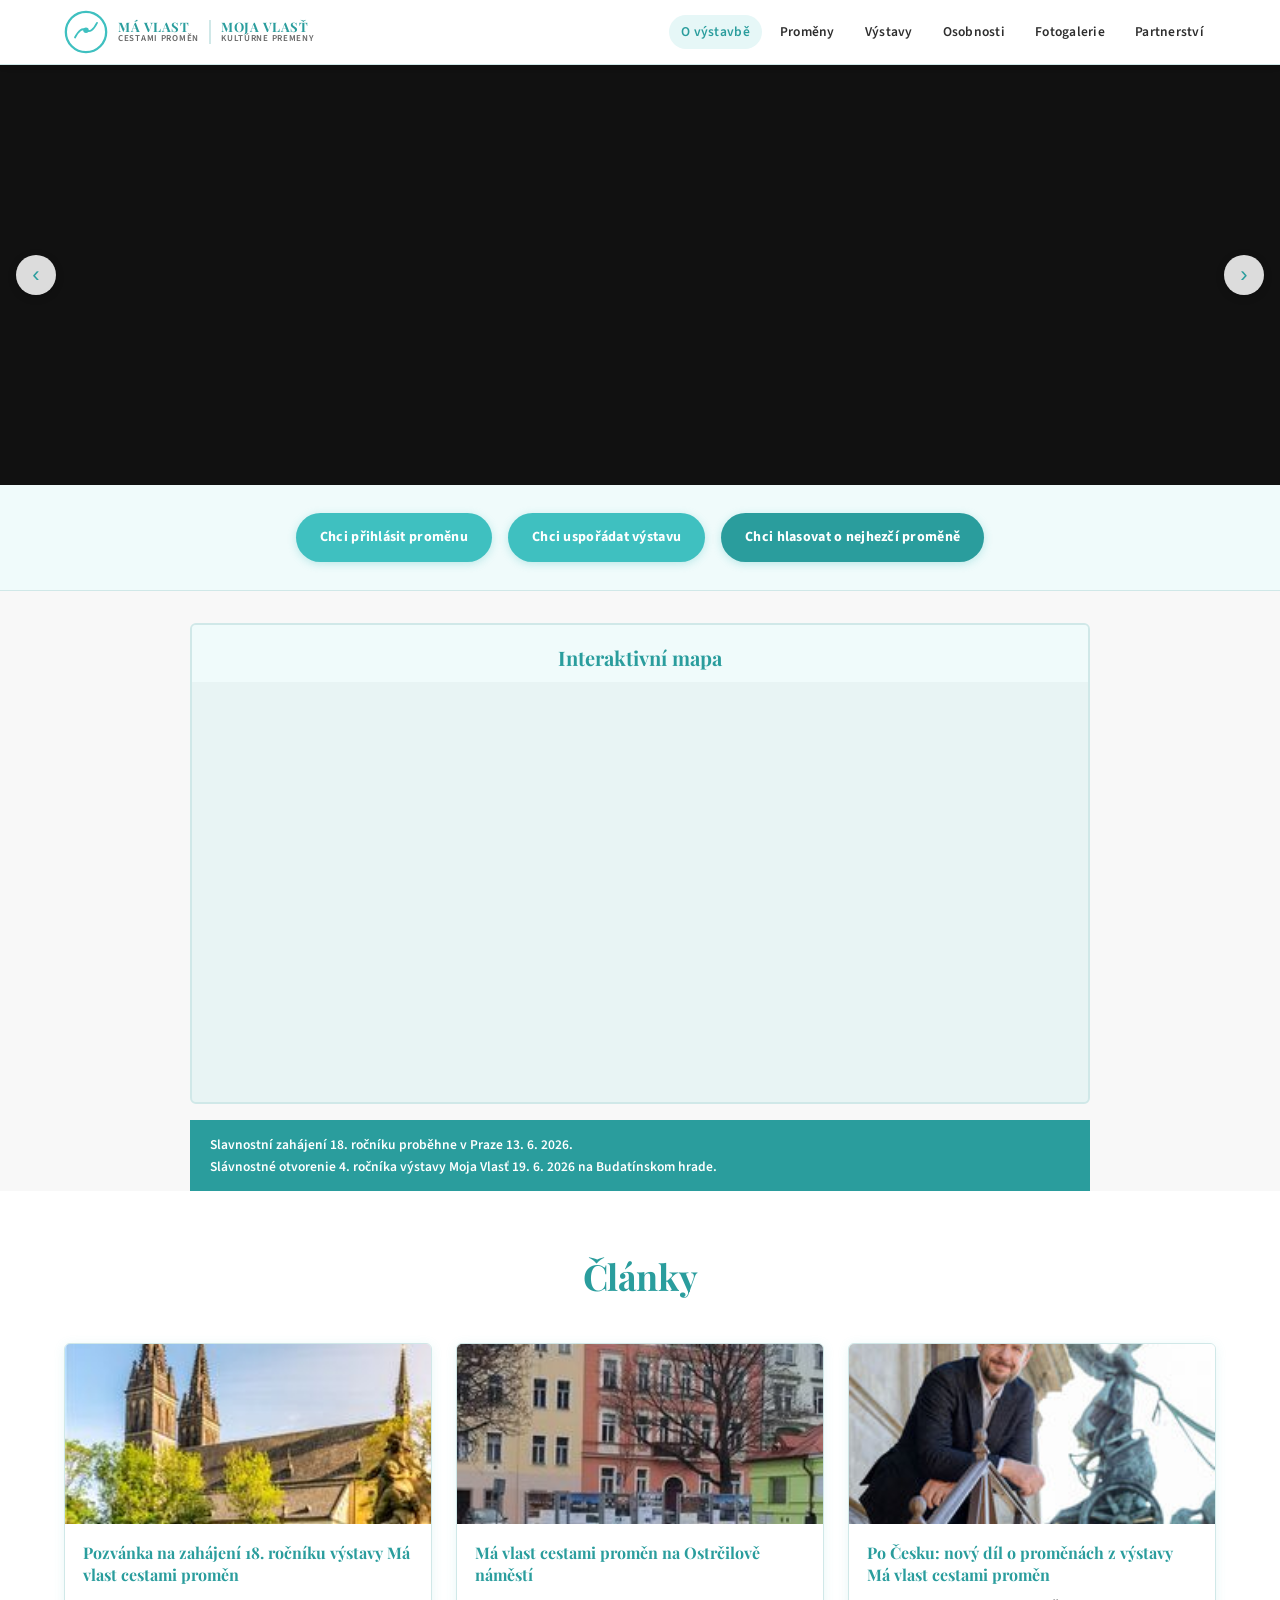
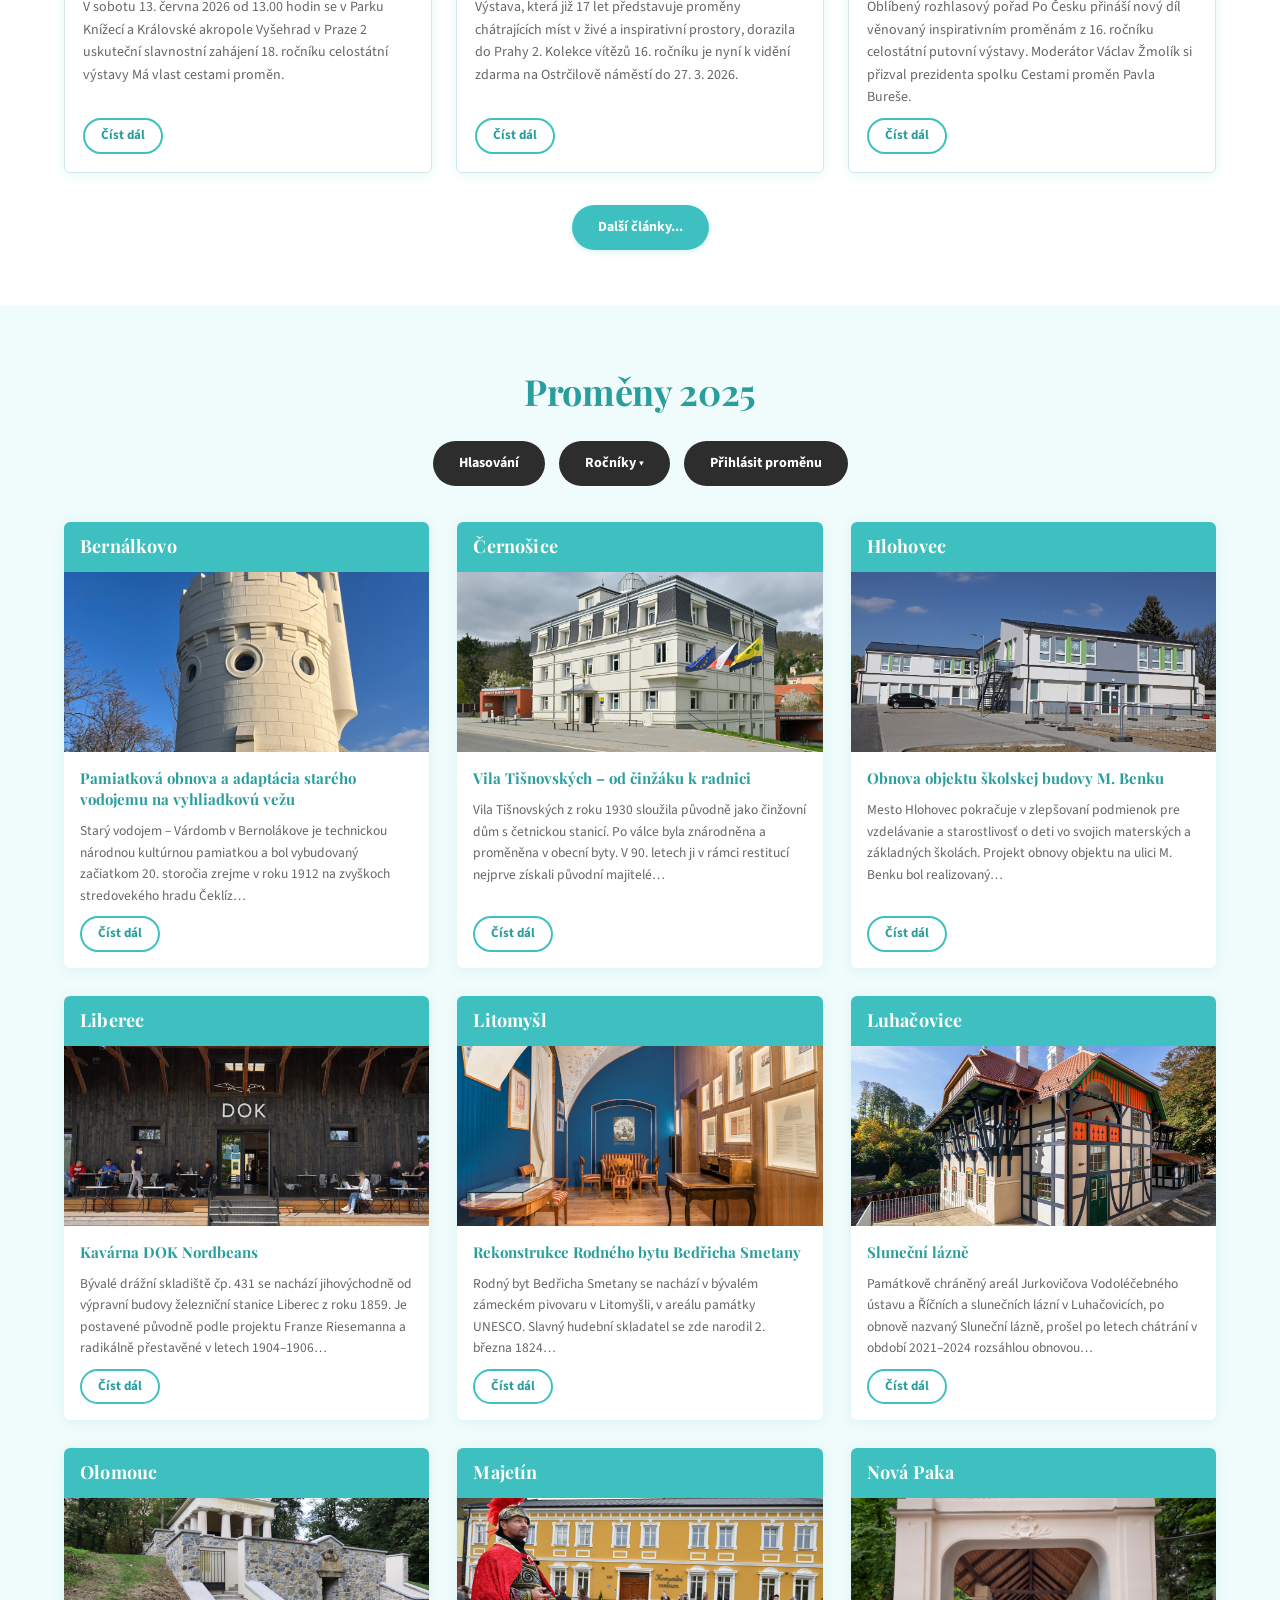
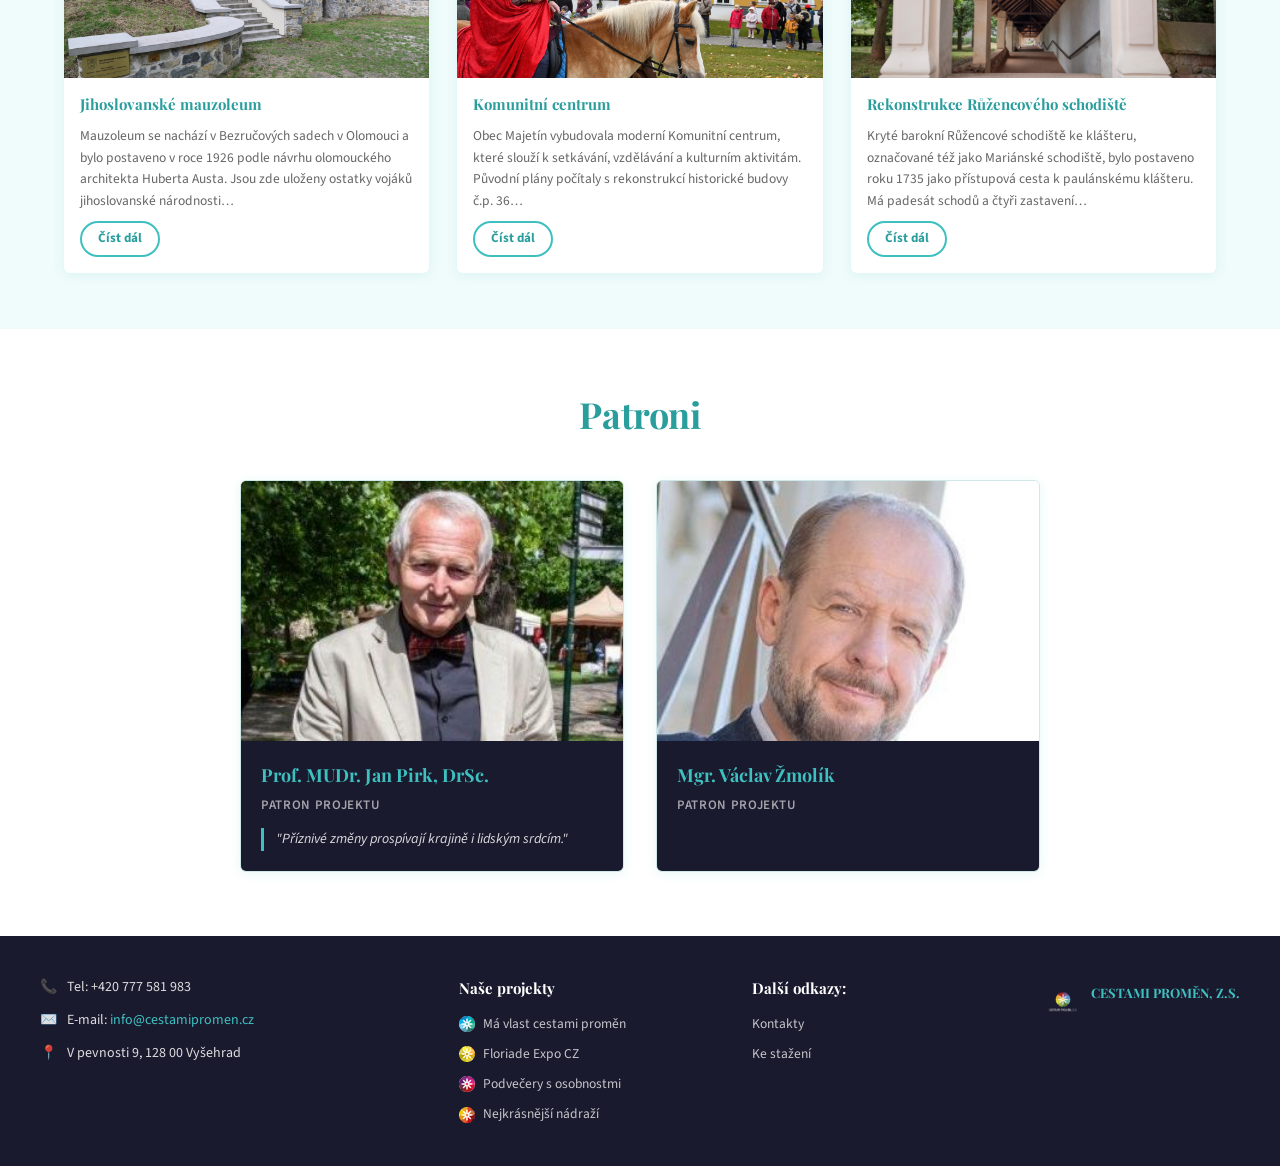
<file: index.html>
<!DOCTYPE html>
<html lang="cs">
<head>
  <meta charset="UTF-8" />
  <meta name="viewport" content="width=device-width, initial-scale=1.0" />
  <title>Má vlast cestami proměn</title>
  <link rel="stylesheet" href="style.css" />
  <link href="https://fonts.googleapis.com/css2?family=Playfair+Display:wght@400;700&family=Source+Sans+3:wght@300;400;600&display=swap" rel="stylesheet" />
</head>
<body>

  <!-- NAVBAR -->
  <header class="navbar">
    <div class="navbar-inner">
      <div class="navbar-logo">
        <div class="logo-icon">
          <svg viewBox="0 0 48 48" fill="none" xmlns="http://www.w3.org/2000/svg">
            <circle cx="24" cy="24" r="22" stroke="var(--teal)" stroke-width="2.5"/>
            <path d="M12 30 Q18 18 24 22 Q30 26 36 14" stroke="var(--teal)" stroke-width="2" fill="none" stroke-linecap="round"/>
            <circle cx="24" cy="22" r="3" fill="var(--teal)"/>
          </svg>
        </div>
        <div class="logo-text">
          <span class="logo-main">MÁ VLAST</span>
          <span class="logo-sub">CESTAMI PROMĚN</span>
        </div>
        <div class="logo-text logo-text-right">
          <span class="logo-main">MOJA VLASŤ</span>
          <span class="logo-sub">KULTÚRNE PREMENY</span>
        </div>
      </div>
      <nav class="navbar-links">
        <a href="index.html" class="active">O výstavbě</a>
        <a href="promeny.html">Proměny</a>
        <a href="#">Výstavy</a>
        <a href="#">Osobnosti</a>
        <a href="#">Fotogalerie</a>
        <a href="#">Partnerství</a>
      </nav>
      <button class="hamburger" id="hamburger" aria-label="Menu">
        <span></span><span></span><span></span>
      </button>
    </div>
    <div class="mobile-menu" id="mobileMenu">
      <a href="index.html">O výstavbě</a>
      <a href="promeny.html">Proměny</a>
      <a href="#">Výstavy</a>
      <a href="#">Osobnosti</a>
      <a href="#">Fotogalerie</a>
      <a href="#">Partnerství</a>
    </div>
  </header>

  <!-- HERO -->
  <section class="hero">
    <div class="hero-slider" id="heroSlider">
      <div class="hero-slide active" style="background-image: url('https://images.unsplash.com/photo-1541849546-216549ae216d?w=1400&q=80')"></div>
      <div class="hero-slide" style="background-image: url('https://images.unsplash.com/photo-1467269204594-9661b134dd2b?w=1400&q=80')"></div>
      <div class="hero-slide" style="background-image: url('https://images.unsplash.com/photo-1519677100203-a0e668c92439?w=1400&q=80')"></div>
    </div>
    <button class="hero-btn hero-btn-prev" id="prevSlide">&#8249;</button>
    <button class="hero-btn hero-btn-next" id="nextSlide">&#8250;</button>
  </section>

  <!-- CTA BUTTONS -->
  <section class="cta-strip">
    <a href="#" class="cta-btn">Chci přihlásit proměnu</a>
    <a href="#" class="cta-btn">Chci uspořádat výstavu</a>
    <a href="#" class="cta-btn cta-btn-alt">Chci hlasovat o nejhezčí proměně</a>
  </section>

  <!-- MAP -->
  <section class="map-section">
    <div class="map-placeholder">
      <div class="map-label">Interaktivní mapa</div>
      <iframe
        class="gmap-iframe"
        src="https://maps.google.com/maps?q=Czech+Republic&t=m&z=7&ie=UTF8&iwloc=&output=embed"
        allowfullscreen
        loading="lazy"
        referrerpolicy="no-referrer-when-downgrade"
        title="Interaktivní mapa Česká republika">
      </iframe>
    </div>
    <div class="map-banner">
      <p>Slavnostní zahájení 18. ročníku proběhne v Praze 13. 6. 2026.</p>
      <p>Slávnostné otvorenie 4. ročníka výstavy Moja Vlasť 19. 6. 2026 na Budatínskom hrade.</p>
    </div>
  </section>

  <!-- ARTICLES -->
  <section class="section articles-section">
    <h2 class="section-title">Články</h2>
    <div class="articles-grid">
      <article class="article-card">
        <div class="article-img" style="background-image:url('img/clanek1.jpg')"></div>
        <div class="article-body">
          <h3>Pozvánka na zahájení 18. ročníku výstavy Má vlast cestami proměn</h3>
          <p>V sobotu 13. června 2026 od 13.00 hodin se v Parku Knížecí a Královské akropole Vyšehrad v Praze 2 uskuteční slavnostní zahájení 18. ročníku celostátní výstavy Má vlast cestami proměn.</p>
          <a href="#" class="read-more">Číst dál</a>
        </div>
      </article>
      <article class="article-card">
        <div class="article-img" style="background-image:url('img/clanek2.jpg')"></div>
        <div class="article-body">
          <h3>Má vlast cestami proměn na Ostrčilově náměstí</h3>
          <p>Výstava, která již 17 let představuje proměny chátrajících míst v živé a inspirativní prostory, dorazila do Prahy 2. Kolekce vítězů 16. ročníku je nyní k vidění zdarma na Ostrčilově náměstí do 27. 3. 2026.</p>
          <a href="#" class="read-more">Číst dál</a>
        </div>
      </article>
      <article class="article-card">
        <div class="article-img" style="background-image:url('img/clanek3.jpg')"></div>
        <div class="article-body">
          <h3>Po Česku: nový díl o proměnách z výstavy Má vlast cestami proměn</h3>
          <p>Oblíbený rozhlasový pořad Po Česku přináší nový díl věnovaný inspirativním proměnám z 16. ročníku celostátní putovní výstavy. Moderátor Václav Žmolík si přizval prezidenta spolku Cestami proměn Pavla Bureše.</p>
          <a href="#" class="read-more">Číst dál</a>
        </div>
      </article>
    </div>
    <div class="center-btn-wrap">
      <a href="#" class="pill-btn">Další články...</a>
    </div>
  </section>

  <!-- PROMENY 2025 -->
  <section class="section promeny-section">
    <h2 class="section-title">Proměny 2025</h2>
    <div class="promeny-actions">
      <a href="#" class="pill-btn pill-dark">Hlasování</a>
      <a href="#" class="pill-btn pill-dark">Ročníky ▾</a>
      <a href="#" class="pill-btn pill-dark">Přihlásit proměnu</a>
    </div>
    <div class="promeny-grid">

      <div class="promeny-card">
        <div class="promeny-city">Bernálkovo</div>
        <div class="promeny-img" style="background-image:url('img/promena1.jpg')"></div>
        <div class="promeny-body">
          <h3>Pamiatková obnova a adaptácia starého vodojemu na vyhliadkovú vežu</h3>
          <p>Starý vodojem – Várdomb v Bernolákove je technickou národnou kultúrnou pamiatkou a bol vybudovaný začiatkom 20. storočia zrejme v roku 1912 na zvyškoch stredovekého hradu Čeklíz…</p>
          <a href="#" class="read-more">Číst dál</a>
        </div>
      </div>

      <div class="promeny-card">
        <div class="promeny-city">Černošice</div>
        <div class="promeny-img" style="background-image:url('img/promena2.jpg')"></div>
        <div class="promeny-body">
          <h3>Vila Tišnovských – od činžáku k radnici</h3>
          <p>Vila Tišnovských z roku 1930 sloužila původně jako činžovní dům s četnickou stanicí. Po válce byla znárodněna a proměněna v obecní byty. V 90. letech ji v rámci restitucí nejprve získali původní majitelé…</p>
          <a href="#" class="read-more">Číst dál</a>
        </div>
      </div>

      <div class="promeny-card">
        <div class="promeny-city">Hlohovec</div>
        <div class="promeny-img" style="background-image:url('img/promena3.jpg')"></div>
        <div class="promeny-body">
          <h3>Obnova objektu školskej budovy M. Benku</h3>
          <p>Mesto Hlohovec pokračuje v zlepšovaní podmienok pre vzdelávanie a starostlivosť o deti vo svojich materských a základných školách. Projekt obnovy objektu na ulici M. Benku bol realizovaný…</p>
          <a href="#" class="read-more">Číst dál</a>
        </div>
      </div>

      <div class="promeny-card">
        <div class="promeny-city">Liberec</div>
        <div class="promeny-img" style="background-image:url('img/promena4.jpg')"></div>
        <div class="promeny-body">
          <h3>Kavárna DOK Nordbeans</h3>
          <p>Bývalé drážní skladiště čp. 431 se nachází jihovýchodně od výpravní budovy železniční stanice Liberec z roku 1859. Je postavené původně podle projektu Franze Riesemanna a radikálně přestavěné v letech 1904–1906…</p>
          <a href="#" class="read-more">Číst dál</a>
        </div>
      </div>

      <div class="promeny-card">
        <div class="promeny-city">Litomyšl</div>
        <div class="promeny-img" style="background-image:url('img/promena5.jpg')"></div>
        <div class="promeny-body">
          <h3>Rekonstrukce Rodného bytu Bedřicha Smetany</h3>
          <p>Rodný byt Bedřicha Smetany se nachází v bývalém zámeckém pivovaru v Litomyšli, v areálu památky UNESCO. Slavný hudební skladatel se zde narodil 2. března 1824…</p>
          <a href="#" class="read-more">Číst dál</a>
        </div>
      </div>

      <div class="promeny-card">
        <div class="promeny-city">Luhačovice</div>
        <div class="promeny-img" style="background-image:url('img/promena6.jpg')"></div>
        <div class="promeny-body">
          <h3>Sluneční lázně</h3>
          <p>Památkově chráněný areál Jurkovičova Vodoléčebného ústavu a Říčních a slunečních lázní v Luhačovicích, po obnově nazvaný Sluneční lázně, prošel po letech chátrání v období 2021–2024 rozsáhlou obnovou…</p>
          <a href="#" class="read-more">Číst dál</a>
        </div>
      </div>

      <div class="promeny-card">
        <div class="promeny-city">Olomouc</div>
        <div class="promeny-img" style="background-image:url('img/promena7.jpg')"></div>
        <div class="promeny-body">
          <h3>Jihoslovanské mauzoleum</h3>
          <p>Mauzoleum se nachází v Bezručových sadech v Olomouci a bylo postaveno v roce 1926 podle návrhu olomouckého architekta Huberta Austa. Jsou zde uloženy ostatky vojáků jihoslovanské národnosti…</p>
          <a href="#" class="read-more">Číst dál</a>
        </div>
      </div>

      <div class="promeny-card">
        <div class="promeny-city">Majetín</div>
        <div class="promeny-img" style="background-image:url('img/promena8.jpg')"></div>
        <div class="promeny-body">
          <h3>Komunitní centrum</h3>
          <p>Obec Majetín vybudovala moderní Komunitní centrum, které slouží k setkávání, vzdělávání a kulturním aktivitám. Původní plány počítaly s rekonstrukcí historické budovy č.p. 36…</p>
          <a href="#" class="read-more">Číst dál</a>
        </div>
      </div>

      <div class="promeny-card">
        <div class="promeny-city">Nová Paka</div>
        <div class="promeny-img" style="background-image:url('img/promena9.jpg')"></div>
        <div class="promeny-body">
          <h3>Rekonstrukce Růžencového schodiště</h3>
          <p>Kryté barokní Růžencové schodiště ke klášteru, označované též jako Mariánské schodiště, bylo postaveno roku 1735 jako přístupová cesta k paulánskému klášteru. Má padesát schodů a čtyři zastavení…</p>
          <a href="#" class="read-more">Číst dál</a>
        </div>
      </div>

    </div>
  </section>

  <!-- PATRONI -->
  <section class="section patrons-section">
    <h2 class="section-title">Patroni</h2>
    <div class="patrons-grid">
      <div class="patron-card">
        <div class="patron-img-wrap">
          <div class="patron-img" style="background-image:url('img/pirk.jpg')"></div>
        </div>
        <div class="patron-body">
          <h3>Prof. MUDr. Jan Pirk, DrSc.</h3>
          <p class="patron-role">Patron projektu</p>
          <blockquote>"Příznivé změny prospívají krajině i lidským srdcím."</blockquote>
        </div>
      </div>
      <div class="patron-card">
        <div class="patron-img-wrap">
          <div class="patron-img" style="background-image:url('img/zmolik.jpg')"></div>
        </div>
        <div class="patron-body">
          <h3>Mgr. Václav Žmolík</h3>
          <p class="patron-role">Patron projektu</p>
        </div>
      </div>
    </div>
  </section>

  <!-- FOOTER -->
  <footer class="footer">
    <div class="footer-inner">
      <div class="footer-contact">
        <div class="footer-contact-item">
          <span class="footer-icon">📞</span>
          <span>Tel: +420 777 581 983</span>
        </div>
        <div class="footer-contact-item">
          <span class="footer-icon">✉️</span>
          <span>E-mail: <a href="mailto:info@cestamipromen.cz">info@cestamipromen.cz</a></span>
        </div>
        <div class="footer-contact-item">
          <span class="footer-icon">📍</span>
          <span>V pevnosti 9, 128 00 Vyšehrad</span>
        </div>
      </div>
      <div class="footer-projects">
        <p class="footer-heading">Naše projekty</p>
        <ul>
          <li><img src="img/cestamipromen-16.jpg"></img><a href="#">Má vlast cestami proměn</a></li>
          <li><img src="img/floriade-16.jpg"></img><a href="#">Floriade Expo CZ</a></li>
          <li><img src="img/podvecery-16.jpg"></img><a href="#">Podvečery s osobnostmi</a></li>
          <li><img src="img/nadrazi-16.jpg"></img><a href="#">Nejkrásnější nádraží</a></li>
        </ul>
      </div>
      <div class="footer-links">
        <p class="footer-heading">Další odkazy:</p>
        <ul>
          <li><a href="">Kontakty</a></li>
          <li><a href="">Ke stažení</a></li>
        </ul>
      </div>
      <div class="footer-logo-wrap">
        <div class="footer-logo">
          <div class="logo-icon logo-icon-sm">
            <img src="img/logo-cestami_promen-V-inverzni.png"></img>
          </div>
          <div>
            <div class="footer-logo-text">CESTAMI PROMĚN, Z.S.</div>
          </div>
        </div>
      </div>
    </div>
  </footer>

  <script>
    // Hamburger menu
    const hamburger = document.getElementById('hamburger');
    const mobileMenu = document.getElementById('mobileMenu');
    hamburger.addEventListener('click', () => {
      mobileMenu.classList.toggle('open');
      hamburger.classList.toggle('open');
    });

    // Hero slider
    const slides = document.querySelectorAll('.hero-slide');
    let current = 0;
    function goTo(n) {
      slides[current].classList.remove('active');
      current = (n + slides.length) % slides.length;
      slides[current].classList.add('active');
    }
    document.getElementById('prevSlide').addEventListener('click', () => goTo(current - 1));
    document.getElementById('nextSlide').addEventListener('click', () => goTo(current + 1));
    setInterval(() => goTo(current + 1), 5000);
  </script>
</body>
</html>
</file>
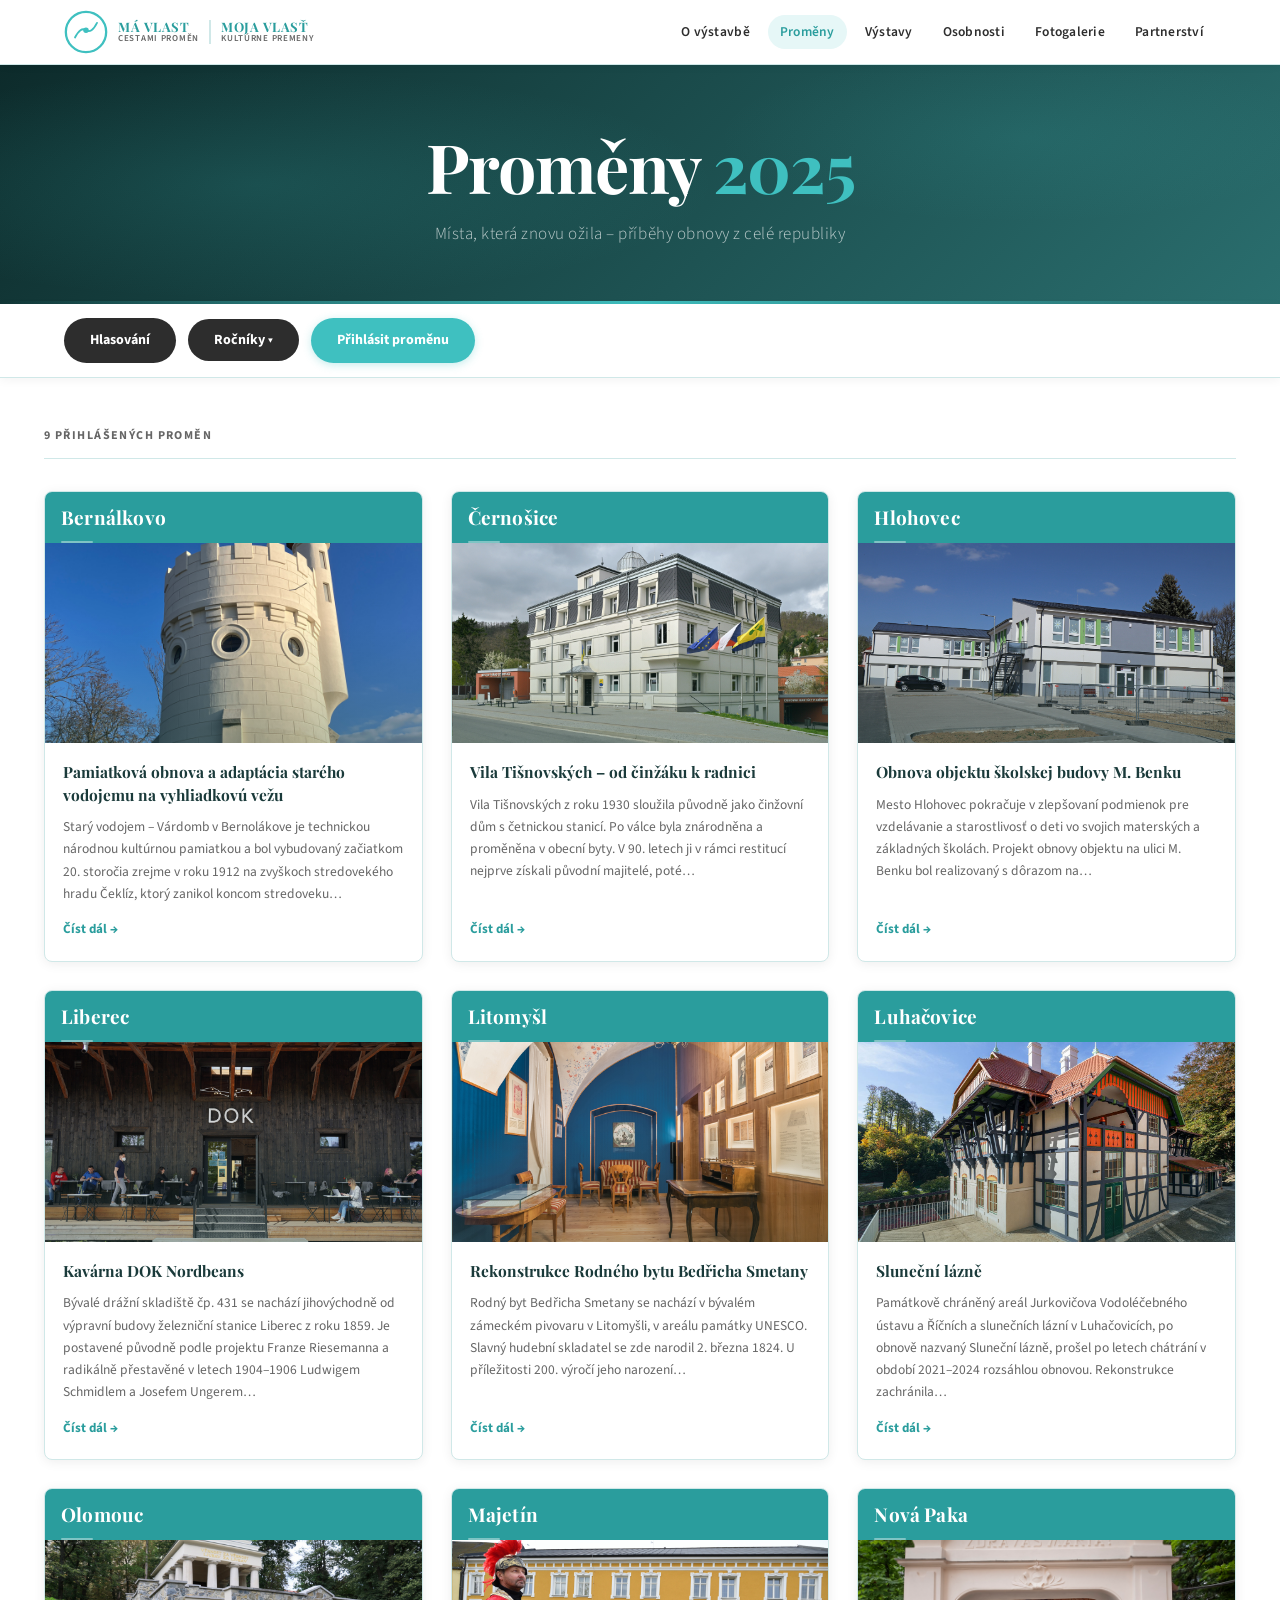
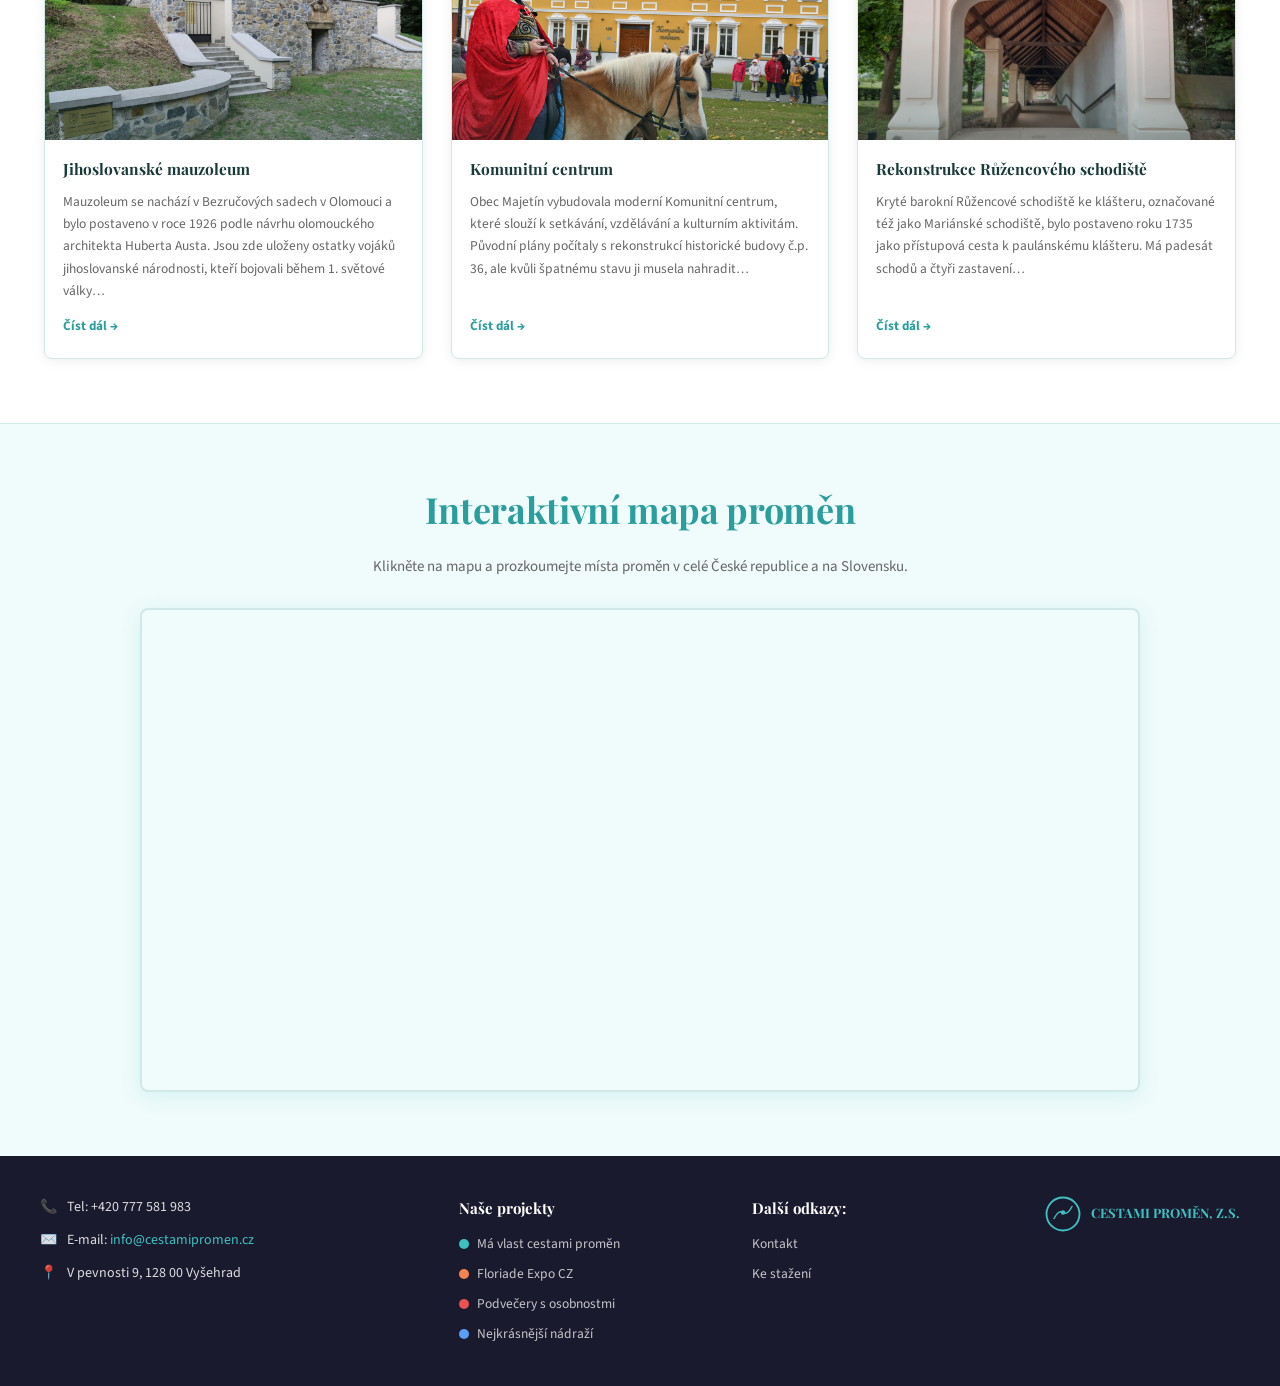
<file: promeny.html>
<!DOCTYPE html>
<html lang="cs">
<head>
  <meta charset="UTF-8" />
  <meta name="viewport" content="width=device-width, initial-scale=1.0" />
  <title>Proměny 2025 – Má vlast cestami proměn</title>
  <link rel="stylesheet" href="style.css" />
  <link rel="stylesheet" href="promeny.css" />
  <link href="https://fonts.googleapis.com/css2?family=Playfair+Display:wght@400;700&family=Source+Sans+3:wght@300;400;600&display=swap" rel="stylesheet" />
</head>
<body>

  <!-- NAVBAR -->
  <header class="navbar">
    <div class="navbar-inner">
      <div class="navbar-logo">
        <a href="index.html" class="logo-link">
          <div class="logo-icon">
            <svg viewBox="0 0 48 48" fill="none" xmlns="http://www.w3.org/2000/svg">
              <circle cx="24" cy="24" r="22" stroke="var(--teal)" stroke-width="2.5"/>
              <path d="M12 30 Q18 18 24 22 Q30 26 36 14" stroke="var(--teal)" stroke-width="2" fill="none" stroke-linecap="round"/>
              <circle cx="24" cy="22" r="3" fill="var(--teal)"/>
            </svg>
          </div>
        </a>
        <div class="logo-text">
          <span class="logo-main">MÁ VLAST</span>
          <span class="logo-sub">CESTAMI PROMĚN</span>
        </div>
        <div class="logo-text logo-text-right">
          <span class="logo-main">MOJA VLASŤ</span>
          <span class="logo-sub">KULTÚRNE PREMENY</span>
        </div>
      </div>
      <nav class="navbar-links">
        <a href="index.html">O výstavbě</a>
        <a href="promeny.html" class="active">Proměny</a>
        <a href="#">Výstavy</a>
        <a href="#">Osobnosti</a>
        <a href="#">Fotogalerie</a>
        <a href="#">Partnerství</a>
      </nav>
      <button class="hamburger" id="hamburger" aria-label="Menu">
        <span></span><span></span><span></span>
      </button>
    </div>
    <div class="mobile-menu" id="mobileMenu">
      <a href="index.html">O výstavbě</a>
      <a href="promeny.html">Proměny</a>
      <a href="#">Výstavy</a>
      <a href="#">Osobnosti</a>
      <a href="#">Fotogalerie</a>
      <a href="#">Partnerství</a>
    </div>
  </header>

  <!-- PAGE HERO -->
  <section class="page-hero">
    <div class="page-hero-inner">
      <h1 class="page-hero-title">Proměny <span>2025</span></h1>
      <p class="page-hero-sub">Místa, která znovu ožila – příběhy obnovy z celé republiky</p>
    </div>
  </section>

  <!-- ACTION BAR -->
  <div class="action-bar">
    <div class="action-bar-inner">
      <a href="#" class="pill-btn pill-dark">Hlasování</a>
      <div class="dropdown-wrap">
        <button class="pill-btn pill-dark dropdown-toggle" id="rocnikyBtn">Ročníky ▾</button>
        <div class="dropdown-menu" id="rocnikyMenu">
          <a href="#">2025</a>
          <a href="#">2024</a>
          <a href="#">2023</a>
          <a href="#">2022</a>
          <a href="#">2021</a>
          <a href="#">Archiv…</a>
        </div>
      </div>
      <a href="#" class="pill-btn pill-teal">Přihlásit proměnu</a>
    </div>
  </div>

  <!-- CARDS GRID -->
  <main class="promeny-page-main">

    <!-- SECTION LABEL -->
    <div class="grid-label">9 přihlášených proměn</div>

    <div class="promeny-full-grid">

      <!-- 1 Bernálkovo -->
      <article class="pcard" style="--delay:0s">
        <div class="pcard-city">Bernálkovo</div>
        <div class="pcard-img" style="background-image:url('img/promena1.jpg')">
          <div class="pcard-img-overlay"></div>
        </div>
        <div class="pcard-body">
          <h2>Pamiatková obnova a adaptácia starého vodojemu na vyhliadkovú vežu</h2>
          <p>Starý vodojem – Várdomb v Bernolákove je technickou národnou kultúrnou pamiatkou a bol vybudovaný začiatkom 20. storočia zrejme v roku 1912 na zvyškoch stredovekého hradu Čeklíz, ktorý zanikol koncom stredoveku…</p>
          <a href="#" class="pcard-link">Číst dál →</a>
        </div>
      </article>

      <!-- 2 Černošice -->
      <article class="pcard" style="--delay:0.05s">
        <div class="pcard-city">Černošice</div>
        <div class="pcard-img" style="background-image:url('img/promena2.jpg')">
          <div class="pcard-img-overlay"></div>
        </div>
        <div class="pcard-body">
          <h2>Vila Tišnovských – od činžáku k radnici</h2>
          <p>Vila Tišnovských z roku 1930 sloužila původně jako činžovní dům s četnickou stanicí. Po válce byla znárodněna a proměněna v obecní byty. V 90. letech ji v rámci restitucí nejprve získali původní majitelé, poté…</p>
          <a href="#" class="pcard-link">Číst dál →</a>
        </div>
      </article>

      <!-- 3 Hlohovec -->
      <article class="pcard" style="--delay:0.1s">
        <div class="pcard-city">Hlohovec</div>
        <div class="pcard-img" style="background-image:url('img/promena3.jpg')">
          <div class="pcard-img-overlay"></div>
        </div>
        <div class="pcard-body">
          <h2>Obnova objektu školskej budovy M. Benku</h2>
          <p>Mesto Hlohovec pokračuje v zlepšovaní podmienok pre vzdelávanie a starostlivosť o deti vo svojich materských a základných školách. Projekt obnovy objektu na ulici M. Benku bol realizovaný s dôrazom na…</p>
          <a href="#" class="pcard-link">Číst dál →</a>
        </div>
      </article>

      <!-- 4 Liberec -->
      <article class="pcard" style="--delay:0.15s">
        <div class="pcard-city">Liberec</div>
        <div class="pcard-img" style="background-image:url('img/promena4.jpg')">
          <div class="pcard-img-overlay"></div>
        </div>
        <div class="pcard-body">
          <h2>Kavárna DOK Nordbeans</h2>
          <p>Bývalé drážní skladiště čp. 431 se nachází jihovýchodně od výpravní budovy železniční stanice Liberec z roku 1859. Je postavené původně podle projektu Franze Riesemanna a radikálně přestavěné v letech 1904–1906 Ludwigem Schmidlem a Josefem Ungerem…</p>
          <a href="#" class="pcard-link">Číst dál →</a>
        </div>
      </article>

      <!-- 5 Litomyšl -->
      <article class="pcard" style="--delay:0.2s">
        <div class="pcard-city">Litomyšl</div>
        <div class="pcard-img" style="background-image:url('img/promena5.jpg')">
          <div class="pcard-img-overlay"></div>
        </div>
        <div class="pcard-body">
          <h2>Rekonstrukce Rodného bytu Bedřicha Smetany</h2>
          <p>Rodný byt Bedřicha Smetany se nachází v bývalém zámeckém pivovaru v Litomyšli, v areálu památky UNESCO. Slavný hudební skladatel se zde narodil 2. března 1824. U příležitosti 200. výročí jeho narození…</p>
          <a href="#" class="pcard-link">Číst dál →</a>
        </div>
      </article>

      <!-- 6 Luhačovice -->
      <article class="pcard" style="--delay:0.25s">
        <div class="pcard-city">Luhačovice</div>
        <div class="pcard-img" style="background-image:url('img/promena6.jpg')">
          <div class="pcard-img-overlay"></div>
        </div>
        <div class="pcard-body">
          <h2>Sluneční lázně</h2>
          <p>Památkově chráněný areál Jurkovičova Vodoléčebného ústavu a Říčních a slunečních lázní v Luhačovicích, po obnově nazvaný Sluneční lázně, prošel po letech chátrání v období 2021–2024 rozsáhlou obnovou. Rekonstrukce zachránila…</p>
          <a href="#" class="pcard-link">Číst dál →</a>
        </div>
      </article>

      <!-- 7 Olomouc -->
      <article class="pcard" style="--delay:0.3s">
        <div class="pcard-city">Olomouc</div>
        <div class="pcard-img" style="background-image:url('img/promena7.jpg')">
          <div class="pcard-img-overlay"></div>
        </div>
        <div class="pcard-body">
          <h2>Jihoslovanské mauzoleum</h2>
          <p>Mauzoleum se nachází v Bezručových sadech v Olomouci a bylo postaveno v roce 1926 podle návrhu olomouckého architekta Huberta Austa. Jsou zde uloženy ostatky vojáků jihoslovanské národnosti, kteří bojovali během 1. světové války…</p>
          <a href="#" class="pcard-link">Číst dál →</a>
        </div>
      </article>

      <!-- 8 Majetín -->
      <article class="pcard" style="--delay:0.35s">
        <div class="pcard-city">Majetín</div>
        <div class="pcard-img" style="background-image:url('img/promena8.jpg')">
          <div class="pcard-img-overlay"></div>
        </div>
        <div class="pcard-body">
          <h2>Komunitní centrum</h2>
          <p>Obec Majetín vybudovala moderní Komunitní centrum, které slouží k setkávání, vzdělávání a kulturním aktivitám. Původní plány počítaly s rekonstrukcí historické budovy č.p. 36, ale kvůli špatnému stavu ji musela nahradit…</p>
          <a href="#" class="pcard-link">Číst dál →</a>
        </div>
      </article>

      <!-- 9 Nová Paka -->
      <article class="pcard" style="--delay:0.4s">
        <div class="pcard-city">Nová Paka</div>
        <div class="pcard-img" style="background-image:url('img/promena9.jpg')">
          <div class="pcard-img-overlay"></div>
        </div>
        <div class="pcard-body">
          <h2>Rekonstrukce Růžencového schodiště</h2>
          <p>Kryté barokní Růžencové schodiště ke klášteru, označované též jako Mariánské schodiště, bylo postaveno roku 1735 jako přístupová cesta k paulánskému klášteru. Má padesát schodů a čtyři zastavení…</p>
          <a href="#" class="pcard-link">Číst dál →</a>
        </div>
      </article>

    </div>
  </main>

  <!-- INTERACTIVE MAP -->
  <section class="promeny-map-section">
    <div class="promeny-map-inner">
      <h2 class="section-title">Interaktivní mapa proměn</h2>
      <p class="map-desc">Klikněte na mapu a prozkoumejte místa proměn v celé České republice a na Slovensku.</p>
      <div class="gmap-wrap">
        <iframe
          class="gmap-iframe gmap-large"
          src="https://maps.google.com/maps?q=Czech+Republic&t=m&z=7&ie=UTF8&iwloc=&output=embed"
          allowfullscreen
          loading="lazy"
          referrerpolicy="no-referrer-when-downgrade"
          title="Interaktivní mapa proměn">
        </iframe>
      </div>
    </div>
  </section>

  <!-- FOOTER -->
  <footer class="footer">
    <div class="footer-inner">
      <div class="footer-contact">
        <div class="footer-contact-item">
          <span class="footer-icon">📞</span>
          <span>Tel: +420 777 581 983</span>
        </div>
        <div class="footer-contact-item">
          <span class="footer-icon">✉️</span>
          <span>E-mail: <a href="mailto:info@cestamipromen.cz">info@cestamipromen.cz</a></span>
        </div>
        <div class="footer-contact-item">
          <span class="footer-icon">📍</span>
          <span>V pevnosti 9, 128 00 Vyšehrad</span>
        </div>
      </div>
      <div class="footer-projects">
        <p class="footer-heading">Naše projekty</p>
        <ul>
          <li><span class="dot dot-teal"></span><a href="index.html">Má vlast cestami proměn</a></li>
          <li><span class="dot dot-orange"></span><a href="#">Floriade Expo CZ</a></li>
          <li><span class="dot dot-red"></span><a href="#">Podvečery s osobnostmi</a></li>
          <li><span class="dot dot-blue"></span><a href="#">Nejkrásnější nádraží</a></li>
        </ul>
      </div>
      <div class="footer-links">
        <p class="footer-heading">Další odkazy:</p>
        <ul>
          <li><a href="#">Kontakt</a></li>
          <li><a href="#">Ke stažení</a></li>
        </ul>
      </div>
      <div class="footer-logo-wrap">
        <div class="footer-logo">
          <div class="logo-icon logo-icon-sm">
            <svg viewBox="0 0 48 48" fill="none" xmlns="http://www.w3.org/2000/svg">
              <circle cx="24" cy="24" r="22" stroke="var(--teal)" stroke-width="2.5"/>
              <path d="M12 30 Q18 18 24 22 Q30 26 36 14" stroke="var(--teal)" stroke-width="2" fill="none" stroke-linecap="round"/>
              <circle cx="24" cy="22" r="3" fill="var(--teal)"/>
            </svg>
          </div>
          <div>
            <div class="footer-logo-text">CESTAMI PROMĚN, Z.S.</div>
          </div>
        </div>
      </div>
    </div>
  </footer>

  <script>
    // Hamburger
    const hamburger = document.getElementById('hamburger');
    const mobileMenu = document.getElementById('mobileMenu');
    hamburger.addEventListener('click', () => {
      mobileMenu.classList.toggle('open');
      hamburger.classList.toggle('open');
    });

    // Ročníky dropdown
    const rocnikyBtn = document.getElementById('rocnikyBtn');
    const rocnikyMenu = document.getElementById('rocnikyMenu');
    rocnikyBtn.addEventListener('click', (e) => {
      e.stopPropagation();
      rocnikyMenu.classList.toggle('open');
    });
    document.addEventListener('click', () => rocnikyMenu.classList.remove('open'));

    // Scroll-reveal animation for cards
    const observer = new IntersectionObserver((entries) => {
      entries.forEach(entry => {
        if (entry.isIntersecting) {
          entry.target.classList.add('visible');
          observer.unobserve(entry.target);
        }
      });
    }, { threshold: 0.1 });

    document.querySelectorAll('.pcard').forEach(card => observer.observe(card));
  </script>
</body>
</html>
</file>
<file: style.css>
/* =============================================
   MÁ VLAST CESTAMI PROMĚN — Stylesheet
   ============================================= */

   :root {
    --teal: #3fc0c0;
    --teal-dark: #2a9d9d;
    --teal-light: #e6f7f7;
    --teal-faint: #f0fbfb;
    --dark: #1a1a2e;
    --text: #2d2d2d;
    --text-muted: #666;
    --border: #d0e8e8;
    --white: #ffffff;
    --bg: #f8f8f8;
    --card-shadow: 0 2px 12px rgba(63,192,192,0.12);
    --card-shadow-hover: 0 6px 24px rgba(63,192,192,0.25);
    --font-display: 'Playfair Display', Georgia, serif;
    --font-body: 'Source Sans 3', 'Helvetica Neue', sans-serif;
    --radius: 6px;
    --radius-pill: 999px;
  }
  
  *, *::before, *::after { box-sizing: border-box; margin: 0; padding: 0; }
  
  html { scroll-behavior: smooth; }
  
  body {
    font-family: var(--font-body);
    color: var(--text);
    background: var(--white);
    line-height: 1.65;
    font-size: 16px;
  }
  
  a { color: inherit; text-decoration: none; }
  ul { list-style: none; }
  img { max-width: 100%; display: block; }
  
  /* =============================================
     NAVBAR
     ============================================= */
  
  .navbar {
    position: sticky;
    top: 0;
    z-index: 1000;
    background: var(--white);
    border-bottom: 1px solid var(--border);
    box-shadow: 0 1px 8px rgba(0,0,0,0.07);
  }
  
  .navbar-inner {
    display: flex;
    align-items: center;
    justify-content: space-between;
    max-width: 1200px;
    margin: 0 auto;
    padding: 10px 24px;
    gap: 16px;
  }
  
  .navbar-logo {
    display: flex;
    align-items: center;
    gap: 10px;
    flex-shrink: 0;
  }
  
  .logo-icon {
    width: 44px;
    height: 44px;
    flex-shrink: 0;
  }
  
  .logo-icon-sm {
    width: 36px;
    height: 36px;
  }
  
  .logo-text {
    display: flex;
    flex-direction: column;
    line-height: 1.1;
  }
  
  .logo-text-right {
    border-left: 2px solid var(--border);
    padding-left: 10px;
  }
  
  .logo-main {
    font-family: var(--font-display);
    font-size: 13px;
    font-weight: 700;
    color: var(--teal-dark);
    letter-spacing: 0.04em;
    text-transform: uppercase;
  }
  
  .logo-sub {
    font-size: 9px;
    color: var(--text-muted);
    letter-spacing: 0.08em;
    text-transform: uppercase;
    font-weight: 600;
  }
  
  .navbar-links {
    display: flex;
    align-items: center;
    gap: 6px;
    flex-wrap: wrap;
  }
  
  .navbar-links a {
    font-size: 13.5px;
    font-weight: 600;
    color: var(--text);
    padding: 6px 12px;
    border-radius: var(--radius-pill);
    transition: all 0.2s;
    letter-spacing: 0.02em;
    white-space: nowrap;
  }
  
  .navbar-links a:hover,
  .navbar-links a.active {
    background: var(--teal-light);
    color: var(--teal-dark);
  }
  
  .hamburger {
    display: none;
    flex-direction: column;
    gap: 5px;
    background: none;
    border: none;
    cursor: pointer;
    padding: 4px;
  }
  
  .hamburger span {
    display: block;
    width: 24px;
    height: 2px;
    background: var(--teal-dark);
    border-radius: 2px;
    transition: all 0.3s;
  }
  
  .hamburger.open span:nth-child(1) { transform: rotate(45deg) translate(5px,5px); }
  .hamburger.open span:nth-child(2) { opacity: 0; }
  .hamburger.open span:nth-child(3) { transform: rotate(-45deg) translate(5px,-5px); }
  
  .mobile-menu {
    display: none;
    flex-direction: column;
    background: var(--white);
    border-top: 1px solid var(--border);
    padding: 12px 24px 16px;
  }
  
  .mobile-menu.open { display: flex; }
  
  .mobile-menu a {
    padding: 10px 0;
    font-size: 15px;
    font-weight: 600;
    color: var(--text);
    border-bottom: 1px solid var(--teal-faint);
  }
  
  .mobile-menu a:last-child { border-bottom: none; }
  
  /* =============================================
     HERO SLIDER
     ============================================= */
  
  .hero {
    position: relative;
    height: 420px;
    overflow: hidden;
    background: #111;
  }
  
  .hero-slider { position: relative; width: 100%; height: 100%; }
  
  .hero-slide {
    position: absolute;
    inset: 0;
    background-size: cover;
    background-position: center;
    opacity: 0;
    transition: opacity 0.8s ease;
  }
  
  .hero-slide.active { opacity: 1; }
  
  .hero-btn {
    position: absolute;
    top: 50%;
    transform: translateY(-50%);
    background: rgba(255,255,255,0.85);
    border: none;
    border-radius: 50%;
    width: 40px;
    height: 40px;
    font-size: 22px;
    line-height: 1;
    cursor: pointer;
    z-index: 10;
    display: flex;
    align-items: center;
    justify-content: center;
    color: var(--teal-dark);
    transition: background 0.2s;
    box-shadow: 0 2px 8px rgba(0,0,0,0.18);
  }
  
  .hero-btn:hover { background: var(--white); }
  .hero-btn-prev { left: 16px; }
  .hero-btn-next { right: 16px; }
  
  /* =============================================
     CTA STRIP
     ============================================= */
  
  .cta-strip {
    display: flex;
    justify-content: center;
    flex-wrap: wrap;
    gap: 16px;
    padding: 28px 24px;
    background: var(--teal-faint);
    border-bottom: 1px solid var(--border);
  }
  
  .cta-btn {
    background: var(--teal);
    color: var(--white);
    padding: 13px 24px;
    border-radius: var(--radius-pill);
    font-size: 14px;
    font-weight: 700;
    letter-spacing: 0.02em;
    transition: all 0.25s;
    text-align: center;
    box-shadow: 0 2px 8px rgba(63,192,192,0.3);
  }
  
  .cta-btn:hover {
    background: var(--teal-dark);
    transform: translateY(-2px);
    box-shadow: 0 5px 16px rgba(63,192,192,0.4);
  }
  
  .cta-btn-alt {
    background: var(--teal-dark);
  }
  
  /* =============================================
     MAP SECTION
     ============================================= */
  
  .map-section {
    background: var(--bg);
    padding: 32px 24px 0;
  }
  
  .map-placeholder {
    max-width: 900px;
    margin: 0 auto;
    border: 2px solid var(--border);
    border-radius: var(--radius);
    overflow: hidden;
    background: #e8f4f4;
  }
  
  .map-label {
    text-align: center;
    font-size: 20px;
    font-family: var(--font-display);
    font-weight: 700;
    color: var(--teal-dark);
    padding: 16px 0 8px;
    background: var(--teal-faint);
  }
  
  .gmap-iframe {
    display: block;
    width: 100%;
    height: 420px;
    border: none;
  }
  
  .map-banner {
    max-width: 900px;
    margin: 16px auto 0;
    background: var(--teal-dark);
    color: var(--white);
    padding: 14px 20px;
    font-size: 13.5px;
    font-weight: 600;
    line-height: 1.6;
  }
  
  /* =============================================
     SHARED SECTION STYLES
     ============================================= */
  
  .section {
    max-width: 1200px;
    margin: 0 auto;
    padding: 56px 24px;
  }
  
  .section-title {
    font-family: var(--font-display);
    font-size: 36px;
    font-weight: 700;
    color: var(--teal-dark);
    text-align: center;
    margin-bottom: 36px;
    letter-spacing: -0.01em;
  }
  
  /* =============================================
     ARTICLES GRID
     ============================================= */
  
  .articles-grid {
    display: grid;
    grid-template-columns: repeat(3, 1fr);
    gap: 24px;
    margin-bottom: 32px;
  }
  
  .article-card {
    background: var(--white);
    border: 1px solid var(--border);
    border-radius: var(--radius);
    overflow: hidden;
    box-shadow: var(--card-shadow);
    transition: all 0.25s;
    display: flex;
    flex-direction: column;
  }
  
  .article-card:hover {
    transform: translateY(-4px);
    box-shadow: var(--card-shadow-hover);
  }
  
  .article-img {
    height: 180px;
    background-size: cover;
    background-position: center;
    flex-shrink: 0;
  }
  
  .article-body {
    padding: 18px;
    flex: 1;
    display: flex;
    flex-direction: column;
    gap: 10px;
  }
  
  .article-body h3 {
    font-family: var(--font-display);
    font-size: 16px;
    font-weight: 700;
    color: var(--teal-dark);
    line-height: 1.4;
  }
  
  .article-body p {
    font-size: 14px;
    color: var(--text-muted);
    line-height: 1.6;
    flex: 1;
  }
  
  .read-more {
    display: inline-block;
    color: var(--teal-dark);
    font-weight: 700;
    font-size: 13px;
    border: 2px solid var(--teal);
    border-radius: var(--radius-pill);
    padding: 5px 16px;
    transition: all 0.2s;
    align-self: flex-start;
    margin-top: auto;
  }
  
  .read-more:hover {
    background: var(--teal);
    color: var(--white);
  }
  
  .center-btn-wrap {
    text-align: center;
  }
  
  /* =============================================
     PILL BUTTON
     ============================================= */
  
  .pill-btn {
    display: inline-block;
    background: var(--teal);
    color: var(--white);
    padding: 11px 26px;
    border-radius: var(--radius-pill);
    font-size: 14px;
    font-weight: 700;
    transition: all 0.22s;
    box-shadow: 0 2px 6px rgba(63,192,192,0.2);
  }
  
  .pill-btn:hover {
    background: var(--teal-dark);
    transform: translateY(-2px);
    box-shadow: 0 4px 14px rgba(63,192,192,0.35);
  }
  
  .pill-dark {
    background: #2d2d2d;
    color: var(--white);
    box-shadow: none;
  }
  
  .pill-dark:hover {
    background: #111;
  }
  
  /* =============================================
     PROMENY SECTION
     ============================================= */
  
  .promeny-section {
    background: var(--teal-faint);
    max-width: 100%;
    padding: 56px 0;
  }
  
  .promeny-section .section-title {
    max-width: 1200px;
    margin: 0 auto 20px;
    padding: 0 24px;
  }
  
  .promeny-actions {
    display: flex;
    gap: 14px;
    justify-content: center;
    flex-wrap: wrap;
    margin-bottom: 36px;
    padding: 0 24px;
  }
  
  .promeny-grid {
    display: grid;
    grid-template-columns: repeat(3, 1fr);
    gap: 28px;
    max-width: 1200px;
    margin: 0 auto;
    padding: 0 24px;
  }
  
  .promeny-card {
    background: var(--white);
    border-radius: var(--radius);
    overflow: hidden;
    box-shadow: var(--card-shadow);
    transition: all 0.25s;
    display: flex;
    flex-direction: column;
  }
  
  .promeny-card:hover {
    transform: translateY(-4px);
    box-shadow: var(--card-shadow-hover);
  }
  
  .promeny-city {
    background: var(--teal);
    color: var(--white);
    font-family: var(--font-display);
    font-size: 18px;
    font-weight: 700;
    padding: 10px 16px;
    letter-spacing: 0.01em;
  }
  
  .promeny-img {
    height: 180px;
    background-size: cover;
    background-position: center;
  }
  
  .promeny-body {
    padding: 16px;
    flex: 1;
    display: flex;
    flex-direction: column;
    gap: 10px;
  }
  
  .promeny-body h3 {
    font-family: var(--font-display);
    font-size: 15px;
    font-weight: 700;
    color: var(--teal-dark);
    line-height: 1.4;
  }
  
  .promeny-body p {
    font-size: 13.5px;
    color: var(--text-muted);
    line-height: 1.6;
    flex: 1;
  }
  
  /* =============================================
     PATRONS SECTION
     ============================================= */
  
  .patrons-section { padding-bottom: 64px; }
  
  .patrons-grid {
    display: grid;
    grid-template-columns: repeat(2, 1fr);
    gap: 32px;
    max-width: 800px;
    margin: 0 auto;
  }
  
  .patron-card {
    background: var(--white);
    border: 1px solid var(--border);
    border-radius: var(--radius);
    overflow: hidden;
    box-shadow: var(--card-shadow);
    display: flex;
    flex-direction: column;
  }
  
  .patron-img-wrap {
    overflow: hidden;
  }
  
  .patron-img {
    height: 260px;
    background-size: cover;
    background-position: center top;
    transition: transform 0.4s;
  }
  
  .patron-card:hover .patron-img {
    transform: scale(1.04);
  }
  
  .patron-body {
    padding: 20px;
    background: #1a1a2e;
    color: var(--white);
    flex: 1;
  }
  
  .patron-body h3 {
    font-family: var(--font-display);
    font-size: 18px;
    font-weight: 700;
    color: var(--teal);
    margin-bottom: 4px;
  }
  
  .patron-role {
    font-size: 13px;
    color: rgba(255,255,255,0.6);
    font-weight: 600;
    letter-spacing: 0.05em;
    text-transform: uppercase;
    margin-bottom: 12px;
  }
  
  .patron-body blockquote {
    font-style: italic;
    font-size: 14px;
    color: rgba(255,255,255,0.85);
    border-left: 3px solid var(--teal);
    padding-left: 12px;
    line-height: 1.6;
  }
  
  /* =============================================
     FOOTER
     ============================================= */
  
  .footer {
    background: #1a1a2e;
    color: rgba(255,255,255,0.85);
    padding: 40px 24px;
  }
  
  .footer-inner {
    max-width: 1200px;
    margin: 0 auto;
    display: grid;
    grid-template-columns: 1.5fr 1fr 1fr auto;
    gap: 40px;
    align-items: start;
  }
  
  .footer-contact {
    display: flex;
    flex-direction: column;
    gap: 10px;
  }
  
  .footer-contact-item {
    display: flex;
    align-items: center;
    gap: 10px;
    font-size: 14px;
  }
  
  .footer-contact-item a {
    color: var(--teal);
    transition: color 0.2s;
  }
  
  .footer-contact-item a:hover { color: var(--white); }
  
  .footer-heading {
    font-family: var(--font-display);
    font-size: 15px;
    font-weight: 700;
    color: var(--white);
    margin-bottom: 12px;
  }
  
  .footer-projects ul,
  .footer-links ul {
    display: flex;
    flex-direction: column;
    gap: 8px;
  }
  
  .footer-projects li,
  .footer-links li {
    display: flex;
    align-items: center;
    gap: 8px;
    font-size: 13.5px;
  }
  
  .footer-projects a,
  .footer-links a {
    color: rgba(255,255,255,0.75);
    transition: color 0.2s;
  }
  
  .footer-projects a:hover,
  .footer-links a:hover { color: var(--teal); }
  
  .dot {
    width: 10px;
    height: 10px;
    border-radius: 50%;
    flex-shrink: 0;
  }
  
  .dot-teal  { background: var(--teal); }
  .dot-orange { background: #f4844f; }
  .dot-red   { background: #e85252; }
  .dot-blue  { background: #5b9ef6; }
  
  .footer-logo-wrap {
    display: flex;
    align-items: center;
  }
  
  .footer-logo {
    display: flex;
    align-items: center;
    gap: 10px;
  }
  
  .footer-logo-text {
    font-family: var(--font-display);
    font-size: 13px;
    font-weight: 700;
    color: var(--teal);
    line-height: 1.3;
    white-space: nowrap;
  }
  
  /* =============================================
     RESPONSIVE
     ============================================= */
  
  @media (max-width: 1024px) {
    .articles-grid { grid-template-columns: repeat(2, 1fr); }
    .promeny-grid  { grid-template-columns: repeat(2, 1fr); }
    .footer-inner  { grid-template-columns: 1fr 1fr; gap: 28px; }
  }
  
  @media (max-width: 768px) {
    .navbar-links  { display: none; }
    .hamburger     { display: flex; }
    .logo-text-right { display: none; }
  
    .hero          { height: 280px; }
  
    .articles-grid { grid-template-columns: 1fr; }
    .promeny-grid  { grid-template-columns: 1fr; }
    .patrons-grid  { grid-template-columns: 1fr; }
    .footer-inner  { grid-template-columns: 1fr; gap: 24px; }
  
    .section-title { font-size: 28px; }
    .cta-strip     { flex-direction: column; align-items: center; }
    .cta-btn       { width: 100%; max-width: 320px; }
  }
  
  @media (max-width: 480px) {
    .navbar-inner  { padding: 10px 16px; }
    .section       { padding: 40px 16px; }
    .promeny-section { padding: 40px 0; }
    .logo-icon     { width: 36px; height: 36px; }
    .logo-main     { font-size: 11px; }
  }
</file>
<file: promeny.css>
/* =============================================
   PROMĚNY PAGE — Extra styles (extends style.css)
   ============================================= */

/* ---- Logo link ---- */
.logo-link { display: flex; align-items: center; }

/* ---- PAGE HERO ---- */
.page-hero {
  background: linear-gradient(135deg, #0d2b2b 0%, #1a4a4a 45%, #2a6e6e 100%);
  padding: 64px 24px 56px;
  text-align: center;
  position: relative;
  overflow: hidden;
}

.page-hero::before {
  content: '';
  position: absolute;
  inset: 0;
  background:
    radial-gradient(ellipse 60% 80% at 20% 50%, rgba(63,192,192,0.15) 0%, transparent 60%),
    radial-gradient(ellipse 40% 60% at 80% 30%, rgba(63,192,192,0.10) 0%, transparent 60%);
  pointer-events: none;
}

.page-hero::after {
  content: '';
  position: absolute;
  bottom: 0; left: 0; right: 0;
  height: 3px;
  background: linear-gradient(90deg, transparent, var(--teal), transparent);
}

.page-hero-inner {
  position: relative;
  z-index: 1;
  max-width: 700px;
  margin: 0 auto;
}

.page-hero-title {
  font-family: var(--font-display);
  font-size: clamp(40px, 6vw, 68px);
  font-weight: 700;
  color: var(--white);
  letter-spacing: -0.02em;
  line-height: 1.1;
  margin-bottom: 16px;
  animation: fadeDown 0.7s ease both;
}

.page-hero-title span {
  color: var(--teal);
}

.page-hero-sub {
  font-size: 17px;
  color: rgba(255,255,255,0.7);
  font-weight: 300;
  letter-spacing: 0.03em;
  animation: fadeDown 0.7s 0.15s ease both;
}

@keyframes fadeDown {
  from { opacity: 0; transform: translateY(-18px); }
  to   { opacity: 1; transform: translateY(0); }
}

/* ---- ACTION BAR ---- */
.action-bar {
  background: var(--white);
  border-bottom: 1px solid var(--border);
  box-shadow: 0 2px 10px rgba(0,0,0,0.05);
  position: sticky;
  top: 62px;
  z-index: 100;
}

.action-bar-inner {
  max-width: 1200px;
  margin: 0 auto;
  padding: 14px 24px;
  display: flex;
  align-items: center;
  gap: 12px;
  flex-wrap: wrap;
}

.pill-teal {
  background: var(--teal);
  color: var(--white);
  box-shadow: 0 2px 8px rgba(63,192,192,0.3);
}

.pill-teal:hover {
  background: var(--teal-dark);
  box-shadow: 0 4px 14px rgba(63,192,192,0.4);
}

/* Dropdown */
.dropdown-wrap { position: relative; }

.dropdown-toggle { cursor: pointer; border: none; font-family: var(--font-body); }

.dropdown-menu {
  display: none;
  position: absolute;
  top: calc(100% + 8px);
  left: 0;
  background: var(--white);
  border: 1px solid var(--border);
  border-radius: var(--radius);
  box-shadow: 0 8px 24px rgba(0,0,0,0.12);
  min-width: 140px;
  z-index: 200;
  overflow: hidden;
}

.dropdown-menu.open { display: block; }

.dropdown-menu a {
  display: block;
  padding: 10px 18px;
  font-size: 14px;
  font-weight: 600;
  color: var(--text);
  transition: background 0.15s;
  border-bottom: 1px solid var(--teal-faint);
}

.dropdown-menu a:last-child { border-bottom: none; }
.dropdown-menu a:hover { background: var(--teal-faint); color: var(--teal-dark); }

/* ---- MAIN GRID AREA ---- */
.promeny-page-main {
  max-width: 1240px;
  margin: 0 auto;
  padding: 48px 24px 64px;
}

.grid-label {
  font-size: 12px;
  font-weight: 700;
  letter-spacing: 0.12em;
  text-transform: uppercase;
  color: var(--text-muted);
  border-bottom: 1px solid var(--border);
  padding-bottom: 12px;
  margin-bottom: 32px;
}

/* ---- CARD GRID ---- */
.promeny-full-grid {
  display: grid;
  grid-template-columns: repeat(3, 1fr);
  gap: 28px;
}

/* ---- PROMĚNY CARD ---- */
.pcard {
  background: var(--white);
  border-radius: 8px;
  overflow: hidden;
  box-shadow: 0 2px 12px rgba(0,0,0,0.07);
  border: 1px solid var(--border);
  display: flex;
  flex-direction: column;
  opacity: 0;
  transform: translateY(24px);
  transition: opacity 0.5s var(--delay, 0s) ease,
              transform 0.5s var(--delay, 0s) ease,
              box-shadow 0.25s ease;
}

.pcard.visible {
  opacity: 1;
  transform: translateY(0);
}

.pcard:hover {
  box-shadow: 0 10px 32px rgba(63,192,192,0.2);
  transform: translateY(-5px);
}

/* When both visible + hover */
.pcard.visible:hover {
  transform: translateY(-5px);
}

.pcard-city {
  padding: 10px 16px;
  font-family: var(--font-display);
  font-size: 19px;
  font-weight: 700;
  color: var(--white);
  background: var(--teal-dark);
  letter-spacing: 0.01em;
  position: relative;
}

.pcard-city::after {
  content: '';
  position: absolute;
  bottom: 0; left: 16px;
  width: 32px; height: 2px;
  background: rgba(255,255,255,0.4);
  border-radius: 1px;
}

.pcard-img {
  height: 200px;
  background-size: cover;
  background-position: center;
  position: relative;
  overflow: hidden;
  transition: height 0.3s ease;
}

.pcard:hover .pcard-img { height: 220px; }

.pcard-img-overlay {
  position: absolute;
  inset: 0;
  background: linear-gradient(to top, rgba(26,74,74,0.3) 0%, transparent 60%);
}

.pcard-body {
  padding: 18px 18px 20px;
  flex: 1;
  display: flex;
  flex-direction: column;
  gap: 10px;
}

.pcard-body h2 {
  font-family: var(--font-display);
  font-size: 15.5px;
  font-weight: 700;
  color: #1a3a3a;
  line-height: 1.45;
}

.pcard-body p {
  font-size: 13.5px;
  color: var(--text-muted);
  line-height: 1.65;
  flex: 1;
}

.pcard-link {
  display: inline-flex;
  align-items: center;
  gap: 4px;
  color: var(--teal-dark);
  font-weight: 700;
  font-size: 13px;
  margin-top: 4px;
  transition: gap 0.2s, color 0.2s;
  align-self: flex-start;
}

.pcard-link:hover {
  color: var(--teal);
  gap: 8px;
}

/* ---- MAP SECTION ---- */
.promeny-map-section {
  background: var(--teal-faint);
  padding: 56px 24px 64px;
  border-top: 1px solid var(--border);
}

.promeny-map-inner {
  max-width: 1000px;
  margin: 0 auto;
  text-align: center;
}

.map-desc {
  color: var(--text-muted);
  font-size: 15px;
  margin-bottom: 28px;
  margin-top: -20px;
}

.gmap-wrap {
  border-radius: 8px;
  overflow: hidden;
  border: 2px solid var(--border);
  box-shadow: 0 4px 20px rgba(63,192,192,0.15);
}

.gmap-large {
  height: 480px !important;
}

/* ---- RESPONSIVE ---- */
@media (max-width: 1024px) {
  .promeny-full-grid { grid-template-columns: repeat(2, 1fr); }
}

@media (max-width: 640px) {
  .promeny-full-grid { grid-template-columns: 1fr; }
  .action-bar { top: 57px; }
  .action-bar-inner { gap: 8px; }
  .page-hero { padding: 48px 20px 40px; }
  .gmap-large { height: 320px !important; }
}
</file>
